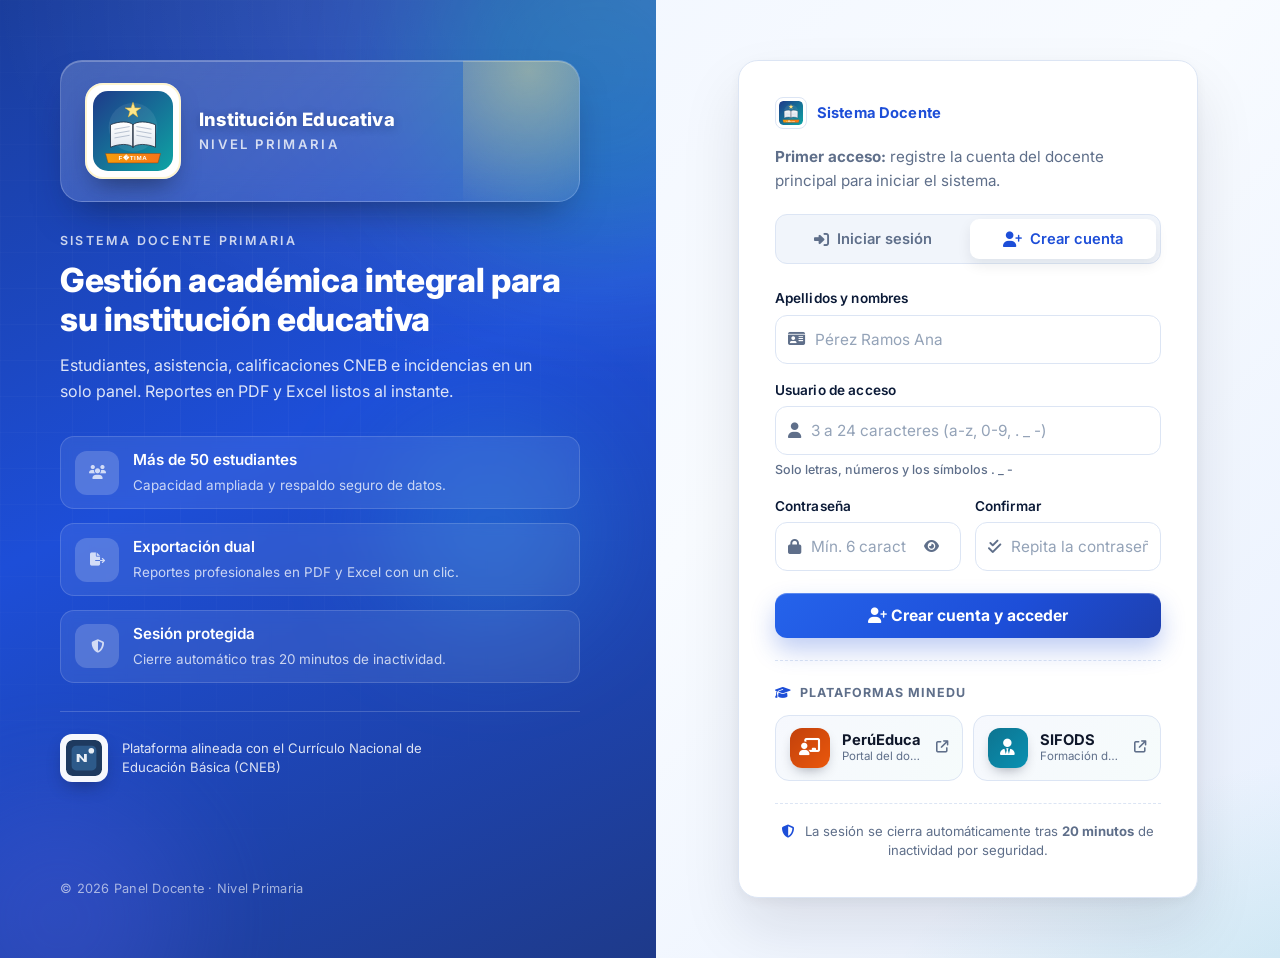
<file: index.html>
<!DOCTYPE html>
<html lang="es-PE">
<head>
  <meta charset="UTF-8" />
  <meta name="viewport" content="width=device-width, initial-scale=1.0" />
  <meta name="description" content="Sistema docente para gestión académica de primaria: estudiantes, asistencia, calificaciones CNEB e incidencias con reportes en PDF y Excel." />
  <meta name="theme-color" content="#1d4ed8" />
  <meta name="color-scheme" content="light" />
  <meta name="apple-mobile-web-app-title" content="Sistema Docente" />
  <meta name="apple-mobile-web-app-capable" content="yes" />
  <meta name="apple-mobile-web-app-status-bar-style" content="default" />
  <title>Acceso al sistema | Sistema Docente Primaria</title>
  <link rel="icon" type="image/svg+xml" href="imagenes/favicon.svg" />
  <link rel="apple-touch-icon" href="imagenes/fatima.svg" />
  <link rel="manifest" href="manifest.json" />
  <link rel="stylesheet" href="https://cdnjs.cloudflare.com/ajax/libs/font-awesome/6.5.2/css/all.min.css" />
  <link rel="preconnect" href="https://fonts.googleapis.com" />
  <link rel="preconnect" href="https://fonts.gstatic.com" crossorigin />
  <link href="https://fonts.googleapis.com/css2?family=Inter:wght@400;500;600;700;800&display=swap" rel="stylesheet" />
  <link rel="stylesheet" href="css/styles.css" />
</head>
<body class="auth-body">
  <main class="auth-shell">
    <aside class="auth-hero" aria-hidden="false">
      <div class="auth-hero-shape auth-hero-shape--a"></div>
      <div class="auth-hero-shape auth-hero-shape--b"></div>
      <div class="auth-hero-shape auth-hero-shape--c"></div>

      <div class="auth-hero-content">
        <figure class="auth-hero-emblem" aria-label="Identidad institucional">
          <span class="auth-hero-emblem-halo" aria-hidden="true"></span>
          <img class="auth-hero-emblem-logo" src="imagenes/fatima.svg" alt="Logo institucional Fátima" onerror="this.closest('.auth-hero-emblem').classList.add('is-fallback')" />
          <figcaption class="auth-hero-emblem-caption">
            <span class="auth-hero-emblem-name">Institución Educativa</span>
            <span class="auth-hero-emblem-sub">Nivel Primaria</span>
          </figcaption>
        </figure>

        <p class="auth-hero-eyebrow">Sistema Docente Primaria</p>
        <h1 class="auth-hero-title">Gestión académica integral para su institución educativa</h1>
        <p class="auth-hero-subtitle">
          Estudiantes, asistencia, calificaciones CNEB e incidencias en un solo panel. Reportes en PDF y Excel listos al instante.
        </p>

        <ul class="auth-hero-features">
          <li>
            <span class="auth-hero-feature-icon"><i class="fa-solid fa-users"></i></span>
            <div>
              <strong>Más de 50 estudiantes</strong>
              <span>Capacidad ampliada y respaldo seguro de datos.</span>
            </div>
          </li>
          <li>
            <span class="auth-hero-feature-icon"><i class="fa-solid fa-file-export"></i></span>
            <div>
              <strong>Exportación dual</strong>
              <span>Reportes profesionales en PDF y Excel con un clic.</span>
            </div>
          </li>
          <li>
            <span class="auth-hero-feature-icon"><i class="fa-solid fa-shield-halved"></i></span>
            <div>
              <strong>Sesión protegida</strong>
              <span>Cierre automático tras 20 minutos de inactividad.</span>
            </div>
          </li>
        </ul>

        <div class="auth-hero-supporters" aria-label="Marcas de apoyo institucional">
          <img class="auth-hero-supporter-logo" src="imagenes/logo-aip.svg" alt="Aula de Innovación Pedagógica" onerror="this.style.display='none'" />
          <span class="auth-hero-supporters-text">Plataforma alineada con el Currículo Nacional de Educación Básica (CNEB)</span>
        </div>
      </div>

      <p class="auth-hero-footer">© <span id="authYear"></span> Panel Docente · Nivel Primaria</p>
    </aside>

    <section class="auth-panel" aria-label="Acceso al sistema">
      <div class="auth-panel-inner">
        <header class="auth-panel-head">
          <div class="auth-panel-brand">
            <img src="imagenes/fatima.svg" alt="Logo institución" onerror="this.style.display='none'" />
            <span>Sistema Docente</span>
          </div>
          <p id="authIntroText" class="auth-panel-intro">
            Acceda con sus credenciales o cree una cuenta para comenzar a gestionar su aula.
          </p>
        </header>

        <div class="auth-tabs" role="tablist" aria-label="Acceso al sistema">
          <button type="button" class="auth-tab is-active" data-auth-tab="login" role="tab" aria-selected="true">
            <i class="fa-solid fa-right-to-bracket"></i><span>Iniciar sesión</span>
          </button>
          <button type="button" class="auth-tab" data-auth-tab="register" role="tab" aria-selected="false">
            <i class="fa-solid fa-user-plus"></i><span>Crear cuenta</span>
          </button>
        </div>

        <form id="loginForm" class="auth-form" data-auth-panel="login" novalidate>
          <div class="auth-field">
            <label for="loginUsername">Usuario</label>
            <div class="auth-input">
              <i class="fa-solid fa-user"></i>
              <input id="loginUsername" name="username" type="text" autocomplete="username" placeholder="Ej. docente01" required />
            </div>
          </div>
          <div class="auth-field">
            <div class="auth-field-head">
              <label for="loginPassword">Contraseña</label>
              <span class="auth-field-hint" id="loginPasswordHint">Mínimo 6 caracteres</span>
            </div>
            <div class="auth-input">
              <i class="fa-solid fa-lock"></i>
              <input id="loginPassword" name="password" type="password" autocomplete="current-password" placeholder="••••••••" required />
              <button type="button" class="auth-input-action" data-password-toggle="loginPassword" aria-label="Mostrar u ocultar la contraseña">
                <i class="fa-solid fa-eye"></i>
              </button>
            </div>
          </div>
          <button type="submit" class="auth-submit">
            <span><i class="fa-solid fa-right-to-bracket"></i> Ingresar al sistema</span>
          </button>
          <p id="loginError" class="auth-alert hidden" role="alert"></p>
        </form>

        <form id="registerForm" class="auth-form hidden" data-auth-panel="register" novalidate>
          <div class="auth-field">
            <label for="registerDisplayName">Apellidos y nombres</label>
            <div class="auth-input">
              <i class="fa-solid fa-id-card"></i>
              <input id="registerDisplayName" name="displayName" type="text" autocomplete="name" placeholder="Pérez Ramos Ana" required />
            </div>
          </div>
          <div class="auth-field">
            <label for="registerUsername">Usuario de acceso</label>
            <div class="auth-input">
              <i class="fa-solid fa-user"></i>
              <input id="registerUsername" name="username" type="text" autocomplete="username" pattern="[a-zA-Z0-9._-]{3,24}" minlength="3" maxlength="24" placeholder="3 a 24 caracteres (a-z, 0-9, . _ -)" required />
            </div>
            <span class="auth-field-hint">Solo letras, números y los símbolos . _ -</span>
          </div>
          <div class="auth-grid-two">
            <div class="auth-field">
              <label for="registerPassword">Contraseña</label>
              <div class="auth-input">
                <i class="fa-solid fa-lock"></i>
                <input id="registerPassword" name="password" type="password" autocomplete="new-password" minlength="6" placeholder="Mín. 6 caracteres" required />
                <button type="button" class="auth-input-action" data-password-toggle="registerPassword" aria-label="Mostrar u ocultar la contraseña">
                  <i class="fa-solid fa-eye"></i>
                </button>
              </div>
            </div>
            <div class="auth-field">
              <label for="registerPasswordConfirm">Confirmar</label>
              <div class="auth-input">
                <i class="fa-solid fa-check-double"></i>
                <input id="registerPasswordConfirm" name="passwordConfirm" type="password" autocomplete="new-password" minlength="6" placeholder="Repita la contraseña" required />
              </div>
            </div>
          </div>
          <button type="submit" class="auth-submit">
            <span><i class="fa-solid fa-user-plus"></i> Crear cuenta y acceder</span>
          </button>
          <p id="registerError" class="auth-alert hidden" role="alert"></p>
        </form>

        <div class="auth-portals" aria-label="Accesos rápidos a portales MINEDU">
          <span class="auth-portals-title"><i class="fa-solid fa-graduation-cap"></i> Plataformas MINEDU</span>
          <div class="auth-portals-grid">
            <a class="auth-portal auth-portal--perueduca" href="https://www.perueduca.pe/" target="_blank" rel="noopener noreferrer">
              <span class="auth-portal-icon"><i class="fa-solid fa-chalkboard-user"></i></span>
              <span class="auth-portal-text">
                <strong>PerúEduca</strong>
                <small>Portal del docente, aula virtual y recursos</small>
              </span>
              <i class="fa-solid fa-arrow-up-right-from-square auth-portal-go"></i>
            </a>
            <a class="auth-portal auth-portal--sifods" href="https://sifods.minedu.gob.pe/" target="_blank" rel="noopener noreferrer">
              <span class="auth-portal-icon"><i class="fa-solid fa-user-tie"></i></span>
              <span class="auth-portal-text">
                <strong>SIFODS</strong>
                <small>Formación docente en servicio</small>
              </span>
              <i class="fa-solid fa-arrow-up-right-from-square auth-portal-go"></i>
            </a>
          </div>
        </div>

        <footer class="auth-panel-foot">
          <p>
            <i class="fa-solid fa-shield-halved"></i>
            La sesión se cierra automáticamente tras <strong>20 minutos</strong> de inactividad por seguridad.
          </p>
        </footer>
      </div>
    </section>
  </main>
  <script>
    document.addEventListener("DOMContentLoaded", () => {
      const yearEl = document.getElementById("authYear");
      if (yearEl) yearEl.textContent = String(new Date().getFullYear());

      // Personaliza el emblema con el nombre y el logo configurados por el usuario.
      try {
        const rawDb = localStorage.getItem("nsfDocenteDB");
        const db = rawDb ? JSON.parse(rawDb) : null;
        const rawLegacy = localStorage.getItem("systemSettings");
        const legacy = rawLegacy ? JSON.parse(rawLegacy) : null;
        const settings = (db && db.systemSettings) || legacy || {};
        const emblemName = document.querySelector(".auth-hero-emblem-name");
        const emblemLogo = document.querySelector(".auth-hero-emblem-logo");
        const heroLogos = document.querySelectorAll(".auth-panel-brand img");
        if (emblemName && settings.institutionName) {
          emblemName.textContent = settings.institutionName;
        }
        if (settings.logoDataUrl) {
          if (emblemLogo) emblemLogo.src = settings.logoDataUrl;
          heroLogos.forEach((img) => {
            img.src = settings.logoDataUrl;
          });
        }
      } catch (error) {
        /* Si la BD no es legible aún, se queda el contenido por defecto. */
      }

      document.querySelectorAll("[data-password-toggle]").forEach((btn) => {
        btn.addEventListener("click", () => {
          const targetId = btn.getAttribute("data-password-toggle");
          if (!targetId) return;
          const input = document.getElementById(targetId);
          if (!(input instanceof HTMLInputElement)) return;
          const willShow = input.type === "password";
          input.type = willShow ? "text" : "password";
          const icon = btn.querySelector("i");
          if (icon) icon.className = willShow ? "fa-solid fa-eye-slash" : "fa-solid fa-eye";
          btn.setAttribute("aria-label", willShow ? "Ocultar contraseña" : "Mostrar contraseña");
        });
      });
    });
  </script>
  <script src="js/script.js"></script>
</body>
</html>
</file>
<file: css/styles.css>
:root {
  --bg: #eef4ff;
  --surface: #ffffff;
  --surface-soft: #f8fbff;
  --surface-elevated: #ffffff;
  --primary: #1d4ed8;
  --primary-dark: #1e40af;
  --primary-light: #3b82f6;
  --accent: #0ea5a4;
  --accent-soft: #ccfbf1;
  --warning: #f59e0b;
  --warning-soft: #fef3c7;
  --success: #16a34a;
  --success-soft: #dcfce7;
  --danger: #dc2626;
  --danger-dark: #b91c1c;
  --danger-soft: #fee2e2;
  --text: #0b1a37;
  --text-soft: #1f2d4a;
  --muted: #5f6f8a;
  --border: #dce5f4;
  --border-strong: #c2d2eb;
  --shadow-sm: 0 2px 6px rgba(13, 35, 75, 0.05);
  --shadow: 0 14px 34px rgba(13, 35, 75, 0.08), 0 2px 6px rgba(13, 35, 75, 0.04);
  --shadow-lg: 0 24px 50px rgba(13, 35, 75, 0.12), 0 4px 10px rgba(13, 35, 75, 0.05);
  --shadow-primary: 0 12px 24px rgba(29, 78, 216, 0.25);
  --shadow-danger: 0 12px 24px rgba(220, 38, 38, 0.18);
  --shadow-accent: 0 12px 24px rgba(14, 165, 164, 0.22);
  --gradient-primary: linear-gradient(135deg, #3b82f6 0%, #1d4ed8 55%, #1e40af 100%);
  --gradient-accent: linear-gradient(135deg, #14b8a6 0%, #0ea5a4 60%, #0f766e 100%);
  --gradient-danger: linear-gradient(135deg, #ef4444 0%, #dc2626 60%, #b91c1c 100%);
  --gradient-surface: linear-gradient(180deg, #ffffff 0%, #fafdff 100%);
  --gradient-app-bg:
    radial-gradient(900px 480px at 0% -10%, rgba(29, 78, 216, 0.10), transparent 60%),
    radial-gradient(720px 420px at 100% 5%, rgba(14, 165, 164, 0.10), transparent 60%),
    linear-gradient(180deg, #eef4ff 0%, #f5f9ff 60%, #ecf2fd 100%);
  --radius-lg: 18px;
  --radius-md: 12px;
  --radius-sm: 8px;
  --ease: cubic-bezier(0.4, 0, 0.2, 1);
}

* {
  box-sizing: border-box;
}

.hidden {
  display: none !important;
}

body {
  margin: 0;
  font-family: "Inter", sans-serif;
  background: var(--gradient-app-bg);
  background-attachment: fixed;
  color: var(--text);
  line-height: 1.5;
  -webkit-font-smoothing: antialiased;
  -moz-osx-font-smoothing: grayscale;
}

::selection {
  background: rgba(29, 78, 216, 0.18);
  color: var(--text);
}

::-webkit-scrollbar {
  width: 10px;
  height: 10px;
}

::-webkit-scrollbar-track {
  background: transparent;
}

::-webkit-scrollbar-thumb {
  background: rgba(15, 23, 42, 0.18);
  border-radius: 999px;
  border: 2px solid transparent;
  background-clip: padding-box;
}

::-webkit-scrollbar-thumb:hover {
  background: rgba(15, 23, 42, 0.28);
  background-clip: padding-box;
}

button {
  font-family: inherit;
}

a {
  color: var(--primary);
  text-decoration: none;
  transition: color 0.2s var(--ease);
}

a:hover {
  color: var(--primary-dark);
}

.btn-primary,
.btn-danger {
  border: 1px solid transparent;
  border-radius: 12px;
  padding: 10px 18px;
  color: #fff;
  font-weight: 600;
  font-size: 0.92rem;
  letter-spacing: 0.01em;
  cursor: pointer;
  display: inline-flex;
  align-items: center;
  justify-content: center;
  gap: 8px;
  transition: transform 0.18s var(--ease), box-shadow 0.25s var(--ease), filter 0.2s var(--ease), background-color 0.2s var(--ease);
  text-decoration: none;
}

.btn-primary i,
.btn-danger i {
  font-size: 0.92rem;
  margin: 0;
}

.btn-primary {
  background: var(--gradient-primary);
  box-shadow: var(--shadow-primary), inset 0 1px 0 rgba(255, 255, 255, 0.22);
}

.btn-primary:hover {
  transform: translateY(-1px);
  filter: brightness(1.05);
  box-shadow: 0 16px 30px rgba(29, 78, 216, 0.34), inset 0 1px 0 rgba(255, 255, 255, 0.28);
}

.btn-primary:active {
  transform: translateY(0);
  filter: brightness(0.98);
}

.btn-primary:focus-visible,
.btn-danger:focus-visible,
.btn-outline:focus-visible,
.btn-edit:focus-visible,
.btn-delete:focus-visible {
  outline: 3px solid rgba(29, 78, 216, 0.35);
  outline-offset: 2px;
}

.btn-danger {
  background: var(--gradient-danger);
  text-decoration: none;
  box-shadow: var(--shadow-danger), inset 0 1px 0 rgba(255, 255, 255, 0.18);
}

.btn-danger:hover {
  transform: translateY(-1px);
  filter: brightness(1.05);
  box-shadow: 0 16px 30px rgba(220, 38, 38, 0.32), inset 0 1px 0 rgba(255, 255, 255, 0.22);
}

.btn-primary:disabled,
.btn-danger:disabled,
.btn-outline:disabled {
  opacity: 0.6;
  cursor: not-allowed;
  transform: none;
  filter: grayscale(0.2);
}

.app {
  min-height: 100vh;
  width: min(1280px, 100%);
  margin: 0 auto;
  padding: 18px;
  display: flex;
  flex-direction: column;
  gap: 14px;
}

/* ============================================================
   AUTH (Login + Registro) — diseño profesional en dos columnas
   ============================================================ */

.auth-body {
  margin: 0;
  min-height: 100vh;
  font-family: "Inter", sans-serif;
  background:
    radial-gradient(1100px 600px at -10% -20%, rgba(29, 78, 216, 0.18), transparent 60%),
    radial-gradient(900px 500px at 110% 110%, rgba(14, 165, 164, 0.18), transparent 60%),
    linear-gradient(135deg, #eef4ff 0%, #f8fbff 55%, #e8f0fe 100%);
  color: var(--text);
}

.auth-shell {
  min-height: 100vh;
  display: grid;
  grid-template-columns: 1.05fr 1fr;
}

.auth-hero {
  position: relative;
  overflow: hidden;
  color: #ffffff;
  padding: clamp(28px, 5vw, 60px);
  display: flex;
  flex-direction: column;
  justify-content: space-between;
  background:
    radial-gradient(1200px 700px at 100% 0%, rgba(255, 255, 255, 0.18), transparent 55%),
    linear-gradient(155deg, #1a3d9c 0%, #1d4ed8 45%, #1e3a8a 100%);
  isolation: isolate;
}

.auth-hero::before {
  content: "";
  position: absolute;
  inset: 0;
  background-image:
    linear-gradient(rgba(255, 255, 255, 0.04) 1px, transparent 1px),
    linear-gradient(90deg, rgba(255, 255, 255, 0.04) 1px, transparent 1px);
  background-size: 36px 36px;
  mask-image: radial-gradient(circle at 30% 40%, rgba(0, 0, 0, 0.85), transparent 75%);
  -webkit-mask-image: radial-gradient(circle at 30% 40%, rgba(0, 0, 0, 0.85), transparent 75%);
  pointer-events: none;
  z-index: 0;
}

.auth-hero-shape {
  position: absolute;
  border-radius: 50%;
  filter: blur(60px);
  opacity: 0.55;
  z-index: 0;
  animation: auth-float 14s ease-in-out infinite;
}

.auth-hero-shape--a {
  width: 360px;
  height: 360px;
  background: rgba(14, 165, 164, 0.55);
  top: -110px;
  right: -120px;
}

.auth-hero-shape--b {
  width: 260px;
  height: 260px;
  background: rgba(99, 102, 241, 0.45);
  bottom: -90px;
  left: -70px;
  animation-delay: -5s;
}

.auth-hero-shape--c {
  width: 200px;
  height: 200px;
  background: rgba(56, 189, 248, 0.45);
  top: 45%;
  left: 60%;
  animation-delay: -9s;
}

@keyframes auth-float {
  0%, 100% { transform: translate3d(0, 0, 0) scale(1); }
  50% { transform: translate3d(0, -18px, 0) scale(1.06); }
}

.auth-hero-content {
  position: relative;
  z-index: 1;
  max-width: 520px;
}

.auth-hero-logo {
  width: 78px;
  height: 78px;
  border-radius: 18px;
  background: rgba(255, 255, 255, 0.96);
  padding: 8px;
  display: grid;
  place-items: center;
  box-shadow: 0 18px 30px rgba(15, 23, 42, 0.25);
  margin-bottom: 28px;
}

.auth-hero-logo img {
  width: 100%;
  height: 100%;
  object-fit: contain;
}

/* ============================================================
   Emblema institucional en el panel de información del login
   ============================================================ */
.auth-hero-emblem {
  position: relative;
  margin: 0 0 30px;
  padding: 22px 24px;
  display: grid;
  grid-template-columns: auto 1fr;
  align-items: center;
  gap: 18px;
  border-radius: 22px;
  background:
    linear-gradient(135deg, rgba(255, 255, 255, 0.18), rgba(255, 255, 255, 0.06));
  border: 1px solid rgba(255, 255, 255, 0.22);
  backdrop-filter: blur(14px);
  -webkit-backdrop-filter: blur(14px);
  box-shadow:
    0 20px 40px -18px rgba(15, 23, 42, 0.55),
    inset 0 1px 0 rgba(255, 255, 255, 0.25);
  overflow: hidden;
  isolation: isolate;
}

.auth-hero-emblem-halo {
  position: absolute;
  inset: -40% -20% auto auto;
  width: 220px;
  height: 220px;
  background: radial-gradient(circle at 30% 30%, rgba(253, 230, 138, 0.4), rgba(255, 255, 255, 0) 70%);
  z-index: -1;
  pointer-events: none;
  animation: heroEmblemHalo 12s ease-in-out infinite alternate;
}

@keyframes heroEmblemHalo {
  from { transform: translate(0, 0) scale(1); opacity: 0.65; }
  to { transform: translate(-10px, 14px) scale(1.08); opacity: 1; }
}

.auth-hero-emblem-logo {
  width: 96px;
  height: 96px;
  border-radius: 18px;
  background: #ffffff;
  padding: 8px;
  object-fit: contain;
  box-shadow:
    0 14px 26px -10px rgba(15, 23, 42, 0.55),
    inset 0 0 0 2px rgba(253, 230, 138, 0.4);
  flex-shrink: 0;
}

.auth-hero-emblem.is-fallback .auth-hero-emblem-logo {
  display: none;
}

.auth-hero-emblem.is-fallback::before {
  content: "\f19d"; /* graduation cap fallback */
  font-family: "Font Awesome 6 Free";
  font-weight: 900;
  font-size: 44px;
  width: 96px;
  height: 96px;
  border-radius: 18px;
  background: #ffffff;
  color: #1d4ed8;
  display: grid;
  place-items: center;
  box-shadow: 0 14px 26px -10px rgba(15, 23, 42, 0.55);
}

.auth-hero-emblem-caption {
  display: flex;
  flex-direction: column;
  gap: 4px;
  min-width: 0;
}

.auth-hero-emblem-name {
  font-size: 1.15rem;
  font-weight: 800;
  color: #ffffff;
  text-shadow: 0 2px 10px rgba(15, 23, 42, 0.3);
  letter-spacing: 0.01em;
  line-height: 1.25;
  word-break: break-word;
}

.auth-hero-emblem-sub {
  font-size: 0.82rem;
  font-weight: 600;
  text-transform: uppercase;
  letter-spacing: 0.18em;
  color: rgba(255, 255, 255, 0.78);
}

/* ============================================================
   Logos de apoyo y referencia (CNEB / AIP)
   ============================================================ */
.auth-hero-supporters {
  margin-top: 28px;
  padding-top: 22px;
  border-top: 1px solid rgba(255, 255, 255, 0.18);
  display: flex;
  align-items: center;
  gap: 14px;
  flex-wrap: wrap;
}

.auth-hero-supporter-logo {
  width: 48px;
  height: 48px;
  border-radius: 12px;
  background: rgba(255, 255, 255, 0.96);
  padding: 6px;
  object-fit: contain;
  box-shadow: 0 8px 18px -6px rgba(15, 23, 42, 0.45);
  flex-shrink: 0;
}

.auth-hero-supporters-text {
  font-size: 0.82rem;
  color: rgba(255, 255, 255, 0.85);
  line-height: 1.45;
  max-width: 320px;
}

@media (max-width: 1024px) {
  .auth-hero-emblem {
    margin-bottom: 24px;
    padding: 18px 20px;
  }
  .auth-hero-emblem-logo {
    width: 80px;
    height: 80px;
  }
  .auth-hero-emblem.is-fallback::before {
    width: 80px;
    height: 80px;
    font-size: 36px;
  }
  .auth-hero-supporters {
    margin-top: 22px;
    padding-top: 18px;
  }
}

@media (max-width: 520px) {
  .auth-hero-emblem {
    grid-template-columns: 1fr;
    text-align: center;
    gap: 14px;
    padding: 18px 16px;
  }
  .auth-hero-emblem-logo,
  .auth-hero-emblem.is-fallback::before {
    margin-inline: auto;
    width: 72px;
    height: 72px;
  }
  .auth-hero-supporters {
    justify-content: center;
    text-align: center;
  }
  .auth-hero-supporters-text {
    max-width: none;
  }
}

.auth-hero-eyebrow {
  margin: 0 0 10px;
  text-transform: uppercase;
  letter-spacing: 0.18em;
  font-size: 0.78rem;
  font-weight: 600;
  color: rgba(255, 255, 255, 0.78);
}

.auth-hero-title {
  margin: 0 0 14px;
  font-size: clamp(1.6rem, 2.6vw, 2.3rem);
  font-weight: 800;
  line-height: 1.18;
  letter-spacing: -0.01em;
  color: #ffffff;
}

.auth-hero-subtitle {
  margin: 0 0 32px;
  color: rgba(255, 255, 255, 0.85);
  font-size: 1rem;
  line-height: 1.6;
  max-width: 480px;
}

.auth-hero-features {
  list-style: none;
  padding: 0;
  margin: 0;
  display: grid;
  gap: 14px;
}

.auth-hero-features li {
  display: grid;
  grid-template-columns: 44px 1fr;
  gap: 14px;
  align-items: center;
  padding: 12px 14px;
  border-radius: 14px;
  background: rgba(255, 255, 255, 0.08);
  border: 1px solid rgba(255, 255, 255, 0.15);
  backdrop-filter: blur(6px);
  -webkit-backdrop-filter: blur(6px);
}

.auth-hero-feature-icon {
  width: 44px;
  height: 44px;
  border-radius: 12px;
  background: rgba(255, 255, 255, 0.18);
  display: grid;
  place-items: center;
  color: #fff;
  font-size: 1.05rem;
}

.auth-hero-features strong {
  display: block;
  font-size: 0.95rem;
  font-weight: 600;
  color: #ffffff;
}

.auth-hero-features span {
  font-size: 0.84rem;
  color: rgba(255, 255, 255, 0.75);
}

.auth-hero-footer {
  position: relative;
  z-index: 1;
  margin: 28px 0 0;
  font-size: 0.8rem;
  color: rgba(255, 255, 255, 0.6);
  letter-spacing: 0.02em;
}

.auth-panel {
  display: flex;
  align-items: center;
  justify-content: center;
  padding: clamp(28px, 5vw, 60px);
}

.auth-panel-inner {
  width: min(460px, 100%);
  background: #ffffff;
  border: 1px solid var(--border);
  border-radius: 20px;
  padding: clamp(24px, 3vw, 36px);
  box-shadow:
    0 30px 60px rgba(15, 23, 42, 0.10),
    0 4px 14px rgba(15, 23, 42, 0.05);
  animation: auth-rise 0.5s ease-out both;
}

@keyframes auth-rise {
  from { opacity: 0; transform: translateY(14px); }
  to   { opacity: 1; transform: translateY(0); }
}

.auth-panel-head {
  margin-bottom: 22px;
}

.auth-panel-brand {
  display: inline-flex;
  align-items: center;
  gap: 10px;
  font-size: 0.92rem;
  font-weight: 700;
  color: var(--primary);
  margin-bottom: 16px;
  letter-spacing: 0.01em;
}

.auth-panel-brand img {
  width: 32px;
  height: 32px;
  object-fit: contain;
  border-radius: 8px;
  background: #fff;
  border: 1px solid var(--border);
  padding: 3px;
}

.auth-panel-intro {
  margin: 0;
  color: var(--muted);
  font-size: 0.95rem;
  line-height: 1.55;
}

.auth-tabs {
  display: grid;
  grid-template-columns: 1fr 1fr;
  gap: 4px;
  margin: 0 0 24px;
  padding: 4px;
  background: #f1f5fb;
  border: 1px solid var(--border);
  border-radius: 12px;
}

.auth-tab {
  border: none;
  background: transparent;
  color: var(--muted);
  font-weight: 600;
  font-size: 0.92rem;
  padding: 11px 12px;
  border-radius: 9px;
  cursor: pointer;
  display: inline-flex;
  align-items: center;
  justify-content: center;
  gap: 8px;
  transition: background-color 0.2s ease, color 0.2s ease, box-shadow 0.2s ease;
}

.auth-tab i {
  font-size: 0.95rem;
}

.auth-tab:hover {
  color: var(--text);
}

.auth-tab.is-active {
  background: #ffffff;
  color: var(--primary);
  box-shadow: 0 6px 14px rgba(15, 23, 42, 0.08);
}

.auth-form {
  display: grid;
  gap: 16px;
}

.auth-grid-two {
  display: grid;
  grid-template-columns: 1fr 1fr;
  gap: 14px;
}

.auth-field {
  display: grid;
  gap: 6px;
}

.auth-field-head {
  display: flex;
  align-items: baseline;
  justify-content: space-between;
  gap: 10px;
}

.auth-field label {
  font-size: 0.85rem;
  font-weight: 600;
  color: var(--text);
}

.auth-field-hint {
  color: var(--muted);
  font-size: 0.78rem;
  font-weight: 500;
}

.auth-input {
  position: relative;
  display: flex;
  align-items: center;
  gap: 10px;
  border: 1px solid var(--border);
  border-radius: 12px;
  padding: 0 12px;
  background: #fff;
  transition: border-color 0.2s ease, box-shadow 0.2s ease, background 0.2s ease;
}

.auth-input:focus-within {
  border-color: var(--primary);
  box-shadow: 0 0 0 4px rgba(29, 78, 216, 0.14);
}

.auth-input > i {
  color: var(--muted);
  font-size: 0.95rem;
}

.auth-input input {
  flex: 1;
  border: none;
  outline: none;
  padding: 12px 0;
  font-size: 0.96rem;
  background: transparent;
  color: var(--text);
}

.auth-input input::placeholder {
  color: #94a3b8;
}

.auth-input input:-webkit-autofill {
  -webkit-text-fill-color: var(--text);
  -webkit-box-shadow: 0 0 0 1000px #fff inset;
  caret-color: var(--text);
}

.auth-input-action {
  border: none;
  background: transparent;
  color: var(--muted);
  width: 32px;
  height: 32px;
  border-radius: 8px;
  cursor: pointer;
  display: grid;
  place-items: center;
  transition: background-color 0.2s ease, color 0.2s ease;
}

.auth-input-action:hover {
  background: #eef4ff;
  color: var(--primary);
}

.auth-submit {
  margin-top: 6px;
  border: none;
  border-radius: 12px;
  padding: 13px 16px;
  color: #fff;
  font-weight: 700;
  font-size: 0.98rem;
  cursor: pointer;
  background: linear-gradient(135deg, #2563eb 0%, #1d4ed8 60%, #1e40af 100%);
  box-shadow:
    0 12px 24px rgba(29, 78, 216, 0.28),
    inset 0 1px 0 rgba(255, 255, 255, 0.25);
  transition: transform 0.15s ease, box-shadow 0.2s ease, filter 0.2s ease;
  display: inline-flex;
  align-items: center;
  justify-content: center;
  gap: 10px;
}

.auth-submit i {
  font-size: 0.95rem;
}

.auth-submit:hover {
  transform: translateY(-1px);
  filter: brightness(1.04);
  box-shadow:
    0 16px 30px rgba(29, 78, 216, 0.36),
    inset 0 1px 0 rgba(255, 255, 255, 0.3);
}

.auth-submit:active {
  transform: translateY(0);
}

.auth-alert {
  margin: 4px 0 0;
  padding: 12px 14px;
  border-radius: 12px;
  background: rgba(220, 38, 38, 0.08);
  border: 1px solid rgba(220, 38, 38, 0.25);
  color: #b91c1c;
  font-size: 0.9rem;
  font-weight: 500;
  display: flex;
  align-items: flex-start;
  gap: 8px;
}

.auth-alert::before {
  content: "\f06a";
  font-family: "Font Awesome 6 Free";
  font-weight: 900;
  flex-shrink: 0;
  margin-top: 1px;
}

.auth-panel-foot {
  margin-top: 22px;
  padding-top: 18px;
  border-top: 1px dashed var(--border);
}

.auth-panel-foot p {
  margin: 0;
  text-align: center;
  color: var(--muted);
  font-size: 0.82rem;
}

.auth-panel-foot i {
  color: var(--primary);
  margin-right: 6px;
}

/* ============================================================
   Auth · Portales MINEDU
   ============================================================ */
.auth-portals {
  margin-top: 22px;
  padding-top: 18px;
  border-top: 1px dashed var(--border, #e2e8f0);
}

.auth-portals-title {
  display: inline-flex;
  align-items: center;
  gap: 8px;
  font-size: 0.78rem;
  font-weight: 700;
  text-transform: uppercase;
  letter-spacing: 0.08em;
  color: var(--muted, #64748b);
  margin-bottom: 12px;
}

.auth-portals-title i {
  color: var(--primary, #1d4ed8);
}

.auth-portals-grid {
  display: grid;
  grid-template-columns: repeat(2, minmax(0, 1fr));
  gap: 10px;
}

.auth-portal {
  display: flex;
  align-items: center;
  gap: 12px;
  padding: 12px 14px;
  border-radius: 14px;
  text-decoration: none;
  background: linear-gradient(135deg, rgba(29, 78, 216, 0.04), rgba(14, 165, 164, 0.04));
  border: 1px solid var(--border, #e2e8f0);
  color: var(--text-dark, #0f172a);
  transition: transform 0.18s ease, box-shadow 0.18s ease, border-color 0.18s ease, background 0.18s ease;
  position: relative;
  overflow: hidden;
}

.auth-portal:hover,
.auth-portal:focus-visible {
  transform: translateY(-2px);
  box-shadow: 0 14px 28px -16px rgba(15, 23, 42, 0.4);
  border-color: var(--primary, #1d4ed8);
  outline: none;
}

.auth-portal-icon {
  width: 40px;
  height: 40px;
  border-radius: 12px;
  display: inline-flex;
  align-items: center;
  justify-content: center;
  color: #fff;
  font-size: 1.05rem;
  flex-shrink: 0;
  box-shadow: 0 6px 14px -6px rgba(15, 23, 42, 0.45);
}

.auth-portal--perueduca .auth-portal-icon {
  background: linear-gradient(135deg, #c2410c, #ea580c);
}

.auth-portal--sifods .auth-portal-icon {
  background: linear-gradient(135deg, #0e7490, #0891b2);
}

.auth-portal--siagie .auth-portal-icon {
  background: linear-gradient(135deg, #5b21b6, #7c3aed);
}

.auth-portal--minedu .auth-portal-icon {
  background: linear-gradient(135deg, #b91c1c, #dc2626);
}

/* Tarjeta de portales en el dashboard */
.portals-card {
  margin-bottom: 18px;
}

.portals-card-intro {
  color: var(--muted, #64748b);
  margin: 4px 0 14px;
  font-size: 0.9rem;
}

.portals-card-grid {
  display: grid;
  grid-template-columns: repeat(auto-fit, minmax(220px, 1fr));
  gap: 10px;
}

.portals-card h4 i {
  color: var(--primary, #1d4ed8);
  margin-right: 8px;
}

.auth-portal-text {
  display: flex;
  flex-direction: column;
  flex: 1;
  min-width: 0;
}

.auth-portal-text strong {
  font-size: 0.92rem;
  font-weight: 700;
  line-height: 1.2;
}

.auth-portal-text small {
  font-size: 0.72rem;
  color: var(--muted, #64748b);
  line-height: 1.25;
  white-space: nowrap;
  overflow: hidden;
  text-overflow: ellipsis;
}

.auth-portal-go {
  color: var(--muted, #94a3b8);
  font-size: 0.78rem;
  transition: color 0.18s ease, transform 0.18s ease;
  flex-shrink: 0;
}

.auth-portal:hover .auth-portal-go,
.auth-portal:focus-visible .auth-portal-go {
  color: var(--primary, #1d4ed8);
  transform: translate(2px, -2px);
}

@media (max-width: 520px) {
  .auth-portals-grid {
    grid-template-columns: 1fr;
  }
  .auth-portal-text small {
    white-space: normal;
  }
}

@media (max-width: 1024px) {
  .auth-shell {
    grid-template-columns: 1fr;
  }
  .auth-hero {
    min-height: auto;
    padding: 36px 28px 28px;
  }
  .auth-hero-content {
    max-width: 720px;
  }
  .auth-hero-features {
    grid-template-columns: repeat(auto-fit, minmax(220px, 1fr));
  }
  .auth-hero-footer {
    display: none;
  }
}

@media (max-width: 640px) {
  .auth-panel {
    padding: 20px 14px 32px;
  }
  .auth-panel-inner {
    padding: 22px 18px 26px;
    border-radius: 16px;
  }
  .auth-grid-two {
    grid-template-columns: 1fr;
  }
  .auth-hero-features li {
    grid-template-columns: 40px 1fr;
  }
  .auth-tab span {
    display: none;
  }
  /* Cuando se oculta el texto del tab, agrandamos el icono para mantenerlo claro */
  .auth-tab i {
    font-size: 1.2rem;
  }
  .auth-tab {
    min-height: 48px;
  }
}

.topbar-user-badge {
  display: inline-flex;
  align-items: center;
  gap: 10px;
  padding: 6px 14px 6px 6px;
  border-radius: 999px;
  background: linear-gradient(135deg, #ffffff 0%, #f1f6ff 100%);
  border: 1px solid var(--border);
  color: var(--text);
  line-height: 1.15;
  box-shadow: var(--shadow-sm);
}

.topbar-user-badge i {
  display: grid;
  place-items: center;
  width: 34px;
  height: 34px;
  border-radius: 50%;
  background: var(--gradient-primary);
  color: #fff;
  font-size: 0.9rem;
  box-shadow: 0 6px 14px rgba(29, 78, 216, 0.28);
  flex-shrink: 0;
}

.topbar-user-text {
  display: inline-flex;
  flex-direction: column;
  line-height: 1.15;
  min-width: 0;
}

.topbar-user-text strong {
  color: var(--text);
  font-size: 0.88rem;
  font-weight: 700;
  white-space: nowrap;
  overflow: hidden;
  text-overflow: ellipsis;
  max-width: 180px;
}

.topbar-user-text small {
  color: var(--muted);
  font-size: 0.72rem;
  font-weight: 600;
  text-transform: uppercase;
  letter-spacing: 0.05em;
  white-space: nowrap;
}

/* === INDICADOR DE AUTOGUARDADO === */
.topbar-autosave {
  display: inline-flex;
  align-items: center;
  gap: 8px;
  padding: 6px 12px;
  border-radius: 999px;
  background: rgba(34, 197, 94, 0.10);
  border: 1px solid rgba(34, 197, 94, 0.35);
  color: var(--success, #16a34a);
  font-size: 0.78rem;
  font-weight: 600;
  letter-spacing: 0.01em;
  white-space: nowrap;
  transition: background 0.25s ease, transform 0.25s ease, box-shadow 0.25s ease;
}

.topbar-autosave i {
  font-size: 0.95rem;
  line-height: 1;
}

.topbar-autosave.is-flash {
  background: rgba(34, 197, 94, 0.22);
  box-shadow: 0 0 0 4px rgba(34, 197, 94, 0.12);
  transform: scale(1.03);
}

.topbar-autosave.is-error {
  background: rgba(220, 38, 38, 0.10);
  border-color: rgba(220, 38, 38, 0.4);
  color: var(--danger, #dc2626);
}

@media (max-width: 640px) {
  .topbar-autosave .topbar-autosave-text {
    display: none;
  }
  .topbar-autosave {
    padding: 6px 8px;
    width: 32px;
    height: 32px;
    justify-content: center;
  }
}

@media (prefers-reduced-motion: reduce) {
  .topbar-autosave {
    transition: none;
  }
  .topbar-autosave.is-flash {
    transform: none;
  }
}

/* === BOTONES ADAPTABLES (icono + etiqueta) === */
.btn-label {
  display: inline-block;
  white-space: nowrap;
}

/* Botones de la topbar (Configuración / Salir) siempre como icono compacto profesional */
.topbar-actions [data-icon-only-mobile] {
  position: relative;
  flex: 0 0 auto;
  padding: 0;
  width: 40px;
  height: 40px;
  border-radius: 50%;
  justify-content: center;
  align-items: center;
  display: inline-flex;
}

.topbar-actions [data-icon-only-mobile].btn-primary {
  box-shadow: 0 8px 18px rgba(29, 78, 216, 0.25),
              inset 0 1px 0 rgba(255, 255, 255, 0.2);
}

.topbar-actions [data-icon-only-mobile].btn-danger {
  box-shadow: 0 8px 18px rgba(220, 38, 38, 0.22),
              inset 0 1px 0 rgba(255, 255, 255, 0.18);
}

.topbar-actions [data-icon-only-mobile]:hover {
  transform: translateY(-1px);
  filter: brightness(1.05);
}

.topbar-actions [data-icon-only-mobile] .btn-label {
  position: absolute;
  width: 1px;
  height: 1px;
  padding: 0;
  margin: -1px;
  overflow: hidden;
  clip: rect(0, 0, 0, 0);
  white-space: nowrap;
  border: 0;
}

.topbar-actions [data-icon-only-mobile] i {
  margin: 0;
  font-size: 0.98rem;
  line-height: 1;
}

/* Tooltip uniforme para los botones-icono */
.topbar-actions [data-icon-only-mobile]::after {
  content: attr(title);
  position: absolute;
  top: calc(100% + 10px);
  right: 50%;
  transform: translate(50%, 4px);
  background: #0f172a;
  color: #fff;
  padding: 6px 10px;
  border-radius: 8px;
  font-size: 0.74rem;
  font-weight: 500;
  white-space: nowrap;
  pointer-events: none;
  z-index: 10;
  box-shadow: 0 8px 18px rgba(15, 23, 42, 0.22);
  opacity: 0;
  visibility: hidden;
  transition: opacity 0.18s var(--ease), transform 0.18s var(--ease), visibility 0.18s var(--ease);
}

.topbar-actions [data-icon-only-mobile]::before {
  content: "";
  position: absolute;
  top: calc(100% + 4px);
  right: 50%;
  transform: translate(50%, 4px) rotate(45deg);
  width: 8px;
  height: 8px;
  background: #0f172a;
  pointer-events: none;
  z-index: 10;
  opacity: 0;
  visibility: hidden;
  transition: opacity 0.18s var(--ease), transform 0.18s var(--ease), visibility 0.18s var(--ease);
}

.topbar-actions [data-icon-only-mobile]:hover::after,
.topbar-actions [data-icon-only-mobile]:focus-visible::after {
  opacity: 1;
  visibility: visible;
  transform: translate(50%, 0);
}

.topbar-actions [data-icon-only-mobile]:hover::before,
.topbar-actions [data-icon-only-mobile]:focus-visible::before {
  opacity: 1;
  visibility: visible;
  transform: translate(50%, 0) rotate(45deg);
}

/* === TOASTS === */
.toast-stack {
  position: fixed;
  top: 16px;
  right: 16px;
  display: flex;
  flex-direction: column;
  gap: 10px;
  z-index: 2000;
  pointer-events: none;
  max-width: min(420px, calc(100vw - 32px));
}

.toast {
  pointer-events: auto;
  display: grid;
  grid-template-columns: 36px 1fr auto;
  align-items: center;
  gap: 12px;
  padding: 12px 14px;
  border-radius: 14px;
  background: #ffffff;
  border: 1px solid var(--border);
  border-left: 4px solid var(--primary);
  box-shadow: var(--shadow-lg);
  transform: translateX(120%);
  opacity: 0;
  transition: transform 0.32s var(--ease), opacity 0.24s var(--ease);
  min-width: 280px;
}

.toast.is-visible {
  transform: translateX(0);
  opacity: 1;
}

.toast.is-leaving {
  transform: translateX(120%);
  opacity: 0;
}

.toast-icon {
  display: grid;
  place-items: center;
  width: 36px;
  height: 36px;
  border-radius: 12px;
  background: rgba(29, 78, 216, 0.1);
  color: var(--primary);
  font-size: 1.05rem;
}

.toast-message {
  margin: 0;
  font-size: 0.92rem;
  color: var(--text);
  line-height: 1.4;
}

.toast-close {
  border: none;
  background: transparent;
  color: var(--muted);
  cursor: pointer;
  border-radius: 8px;
  width: 32px;
  height: 32px;
  display: grid;
  place-items: center;
  transition: background-color 0.2s var(--ease), color 0.2s var(--ease);
}

.toast-close:hover {
  background: #f1f5f9;
  color: var(--text);
}

.toast--success {
  border-left-color: var(--success);
}
.toast--success .toast-icon {
  background: var(--success-soft);
  color: var(--success);
}

.toast--error {
  border-left-color: var(--danger);
}
.toast--error .toast-icon {
  background: var(--danger-soft);
  color: var(--danger);
}

.toast--warning {
  border-left-color: var(--warning);
}
.toast--warning .toast-icon {
  background: var(--warning-soft);
  color: var(--warning);
}

.toast--info {
  border-left-color: var(--primary);
}

/* === Indicador offline === */
body.is-offline::after {
  content: "Sin conexión · modo local";
  position: fixed;
  bottom: 14px;
  left: 14px;
  z-index: 2000;
  padding: 6px 12px;
  background: var(--gradient-danger);
  color: #fff;
  font-size: 0.78rem;
  font-weight: 600;
  border-radius: 999px;
  box-shadow: var(--shadow);
  letter-spacing: 0.02em;
  pointer-events: none;
}

.dot-sep {
  display: inline-block;
  color: var(--muted);
  opacity: 0.7;
  margin: 0 4px;
}

.inactivity-banner {
  position: fixed;
  inset: auto 0 0 0;
  display: flex;
  justify-content: center;
  padding: 14px;
  z-index: 1000;
  pointer-events: none;
}

.inactivity-banner-card {
  pointer-events: auto;
  display: grid;
  grid-template-columns: auto 1fr auto;
  align-items: center;
  gap: 14px;
  width: min(680px, 100%);
  background: #fff;
  border: 1px solid var(--border);
  border-left: 6px solid var(--danger);
  border-radius: 14px;
  padding: 14px 18px;
  box-shadow: 0 22px 40px rgba(15, 23, 42, 0.18);
}

.inactivity-banner-icon {
  font-size: 1.6rem;
  color: var(--danger);
}

.inactivity-banner-body h4 {
  margin: 0 0 4px;
  font-size: 1rem;
  color: var(--text);
}

.inactivity-banner-body p {
  margin: 0;
  color: var(--muted);
  font-size: 0.92rem;
}

.inactivity-banner-actions {
  display: flex;
  gap: 8px;
  flex-wrap: wrap;
}

@media (max-width: 640px) {
  .inactivity-banner-card {
    grid-template-columns: 1fr;
    text-align: center;
  }
  .inactivity-banner-actions {
    justify-content: center;
  }
}

.topbar {
  position: relative;
  display: flex;
  justify-content: space-between;
  align-items: center;
  gap: 18px;
  background: var(--surface);
  border: 1px solid var(--border);
  border-radius: var(--radius-lg);
  padding: 18px 24px;
  box-shadow: var(--shadow);
  overflow: hidden;
}

.topbar::before {
  content: "";
  position: absolute;
  inset: 0 0 auto 0;
  height: 4px;
  background: var(--gradient-primary);
  opacity: 0.9;
}

.topbar-actions {
  display: flex;
  gap: 10px;
  align-items: center;
  flex-wrap: wrap;
}

.topbar h2 {
  margin: 0;
  font-size: clamp(1.2rem, 2.2vw, 1.55rem);
  font-weight: 700;
  letter-spacing: -0.01em;
  color: var(--text);
}

.topbar p {
  margin: 4px 0 0;
  color: var(--muted);
  font-size: 0.95rem;
}

#topbarInstitutionLogo {
  width: 56px;
  height: 56px;
  object-fit: contain;
  border: 1px solid var(--border);
  border-radius: 12px;
  background: linear-gradient(180deg, #ffffff, #f3f8ff);
  padding: 5px;
  margin-bottom: 8px;
  box-shadow: var(--shadow-sm);
}

.search-input {
  border: 1px solid var(--border);
  border-radius: 12px;
  padding: 10px 14px;
  font-size: 0.95rem;
  background: #fff;
  min-width: 240px;
  color: var(--text);
  transition: border-color 0.2s var(--ease), box-shadow 0.2s var(--ease);
  box-shadow: var(--shadow-sm);
}

.search-input::placeholder {
  color: #94a3b8;
}

.search-input:focus {
  outline: none;
  border-color: var(--primary);
  box-shadow: 0 0 0 4px rgba(29, 78, 216, 0.15);
}

.results-counter {
  margin: 6px 0 14px;
  color: var(--muted);
  font-size: 0.9rem;
  font-weight: 500;
  display: inline-flex;
  align-items: center;
  gap: 8px;
}

.results-counter::before {
  content: "";
  display: inline-block;
  width: 6px;
  height: 6px;
  border-radius: 50%;
  background: var(--accent);
  box-shadow: 0 0 0 4px rgba(14, 165, 164, 0.18);
}

.empty-row {
  text-align: center;
  color: var(--muted);
  padding: 22px 8px;
  font-style: italic;
}

.btn-primary i.fa-file-excel {
  color: #d6f5d6;
}

.menu-horizontal {
  position: relative;
  display: flex;
  flex-wrap: nowrap;
  gap: 6px;
  margin: 0;
  padding: 8px;
  background: var(--surface);
  border: 1px solid var(--border);
  border-radius: var(--radius-lg);
  box-shadow: var(--shadow);
  overflow-x: auto;
  scrollbar-width: thin;
  scroll-behavior: smooth;
  scroll-snap-type: x proximity;
  -webkit-overflow-scrolling: touch;
}

.menu-horizontal::-webkit-scrollbar {
  height: 6px;
}

.menu-horizontal::-webkit-scrollbar-thumb {
  background: rgba(15, 23, 42, 0.18);
  border-radius: 999px;
}

.menu-horizontal .menu-item {
  scroll-snap-align: start;
}

.menu-item {
  position: relative;
  border: 1px solid transparent;
  background: transparent;
  color: var(--text-soft);
  border-radius: 10px;
  padding: 10px 16px;
  font-weight: 600;
  font-size: 0.92rem;
  text-decoration: none;
  display: inline-flex;
  align-items: center;
  gap: 8px;
  white-space: nowrap;
  transition: color 0.2s var(--ease), background-color 0.2s var(--ease),
              border-color 0.2s var(--ease), box-shadow 0.2s var(--ease),
              transform 0.15s var(--ease);
}

.menu-item i {
  margin: 0;
  font-size: 0.95rem;
  opacity: 0.85;
}

.menu-item:hover {
  background: #f1f6ff;
  border-color: #d8e4f8;
  color: var(--primary-dark);
}

.menu-item.active {
  background: var(--gradient-primary);
  color: #fff;
  border-color: transparent;
  box-shadow: 0 10px 22px rgba(29, 78, 216, 0.28),
              inset 0 1px 0 rgba(255, 255, 255, 0.22);
}

.menu-item.active i {
  opacity: 1;
}

.menu-item:focus-visible {
  outline: 3px solid rgba(29, 78, 216, 0.3);
  outline-offset: 2px;
}

.content {
  background: var(--surface);
  border: 1px solid var(--border);
  border-radius: var(--radius-lg);
  box-shadow: var(--shadow);
  padding: clamp(16px, 3vw, 26px);
}

h3 {
  margin-top: 0;
  margin-bottom: 14px;
  font-size: clamp(1.05rem, 2.4vw, 1.35rem);
  font-weight: 700;
  letter-spacing: -0.01em;
  color: #10264d;
  display: flex;
  align-items: center;
  gap: 10px;
}

h3::before {
  content: "";
  width: 4px;
  height: 1.2em;
  border-radius: 999px;
  background: var(--gradient-primary);
  flex-shrink: 0;
}

.grid-cards {
  display: grid;
  grid-template-columns: repeat(auto-fit, minmax(220px, 1fr));
  gap: 16px;
  margin-bottom: 16px;
}

.card,
.table-card,
.form-card {
  position: relative;
  border: 1px solid var(--border);
  border-radius: var(--radius-md);
  padding: clamp(14px, 2.6vw, 20px);
  background: var(--gradient-surface);
  box-shadow: var(--shadow-sm);
  transition: box-shadow 0.25s var(--ease), transform 0.25s var(--ease),
              border-color 0.25s var(--ease);
}

.card:hover,
.form-card:hover {
  box-shadow: var(--shadow);
  border-color: var(--border-strong);
}

.grid-cards .card {
  cursor: default;
}

.grid-cards .card::before {
  content: "";
  position: absolute;
  top: 0;
  left: 16px;
  right: 16px;
  height: 3px;
  border-radius: 0 0 6px 6px;
  background: var(--gradient-primary);
  opacity: 0.85;
}

.grid-cards .card:nth-child(4n + 2)::before {
  background: var(--gradient-accent);
}

.grid-cards .card:nth-child(4n + 3)::before {
  background: linear-gradient(135deg, #f59e0b 0%, #d97706 100%);
}

.grid-cards .card:nth-child(4n)::before {
  background: linear-gradient(135deg, #8b5cf6 0%, #6d28d9 100%);
}

.card h3,
.form-card h3,
.table-card h3 {
  font-size: clamp(0.98rem, 1.8vw, 1.08rem);
  margin-bottom: 8px;
}

.card p,
.form-card p {
  margin: 0;
  color: var(--muted);
}

.form-card h4 {
  margin: 0 0 6px;
  font-size: 1rem;
  font-weight: 700;
  color: var(--text);
  display: flex;
  align-items: center;
  gap: 8px;
}

.form-card h4::before {
  content: "";
  width: 4px;
  height: 16px;
  border-radius: 999px;
  background: var(--gradient-accent);
}

.form-card > p:first-of-type,
.form-card > h4 + p {
  margin-bottom: 12px;
  font-size: 0.92rem;
}

.form-card > .topbar-actions {
  margin: 14px 0 8px;
}

.form-card + .form-card {
  margin-top: 14px;
}

.metric {
  margin: 12px 0 2px;
  font-size: clamp(1.6rem, 3vw, 2rem);
  font-weight: 800;
  letter-spacing: -0.02em;
  color: var(--primary-dark);
  background: var(--gradient-primary);
  -webkit-background-clip: text;
  background-clip: text;
  -webkit-text-fill-color: transparent;
}

.grid-cards .card:nth-child(4n + 2) .metric {
  background: var(--gradient-accent);
  -webkit-background-clip: text;
  background-clip: text;
}

.grid-cards .card:nth-child(4n + 3) .metric {
  background: linear-gradient(135deg, #f59e0b 0%, #d97706 100%);
  -webkit-background-clip: text;
  background-clip: text;
}

.grid-cards .card:nth-child(4n) .metric {
  background: linear-gradient(135deg, #8b5cf6 0%, #6d28d9 100%);
  -webkit-background-clip: text;
  background-clip: text;
}

.grid-cards .card h4,
.dashboard-grid .card h4 {
  margin: 0 0 6px;
  font-size: 0.78rem;
  font-weight: 700;
  text-transform: uppercase;
  letter-spacing: 0.08em;
  color: var(--muted);
}

.grid-cards .card > span {
  display: inline-block;
  margin-top: 4px;
  color: var(--muted);
  font-size: 0.84rem;
}

.dashboard-grid .card h4 {
  font-size: 0.92rem;
  letter-spacing: 0.04em;
  text-transform: none;
  color: var(--text);
}

.dashboard-grid .card h4::before {
  content: "";
  display: inline-block;
  width: 4px;
  height: 14px;
  border-radius: 999px;
  background: var(--gradient-primary);
  vertical-align: middle;
  margin-right: 8px;
  margin-top: -2px;
}

.dashboard-grid {
  display: grid;
  grid-template-columns: repeat(auto-fit, minmax(280px, 1fr));
  gap: 16px;
}

.donut-wrap {
  display: flex;
  align-items: center;
  gap: 22px;
  flex-wrap: wrap;
  margin-top: 8px;
}

.donut-chart {
  --size: 150px;
  width: var(--size);
  height: var(--size);
  border-radius: 50%;
  display: grid;
  place-items: center;
  background: conic-gradient(var(--primary) 0%, #e5ecf8 0);
  position: relative;
  box-shadow:
    inset 0 0 0 1px #dce8fb,
    0 14px 30px rgba(23, 59, 122, 0.16),
    0 4px 10px rgba(23, 59, 122, 0.08);
}

.donut-chart::after {
  content: "";
  position: absolute;
  width: 96px;
  height: 96px;
  border-radius: 50%;
  background: radial-gradient(circle at 50% 30%, #ffffff 0%, #f7faff 100%);
  box-shadow: inset 0 0 0 1px #e3ebfa;
}

.donut-chart span {
  position: relative;
  z-index: 1;
  font-weight: 800;
  font-size: 1.2rem;
  color: #173b7a;
  letter-spacing: -0.01em;
}

.donut-legend p {
  margin: 6px 0;
  color: var(--muted);
  font-size: 0.92rem;
  display: flex;
  align-items: center;
  gap: 8px;
}

.donut-legend p::before {
  content: "";
  display: inline-block;
  width: 10px;
  height: 10px;
  border-radius: 3px;
  background: var(--gradient-primary);
}

.donut-legend p:nth-child(2)::before { background: #e5ecf8; }
.donut-legend p:nth-child(3)::before { background: var(--gradient-accent); }
.donut-legend p:nth-child(4)::before { background: linear-gradient(135deg, #f59e0b, #d97706); }

.attendance-context {
  margin: 4px 0 12px;
  color: #4a5f84;
  font-size: 0.93rem;
}

.attendance-filters {
  display: grid;
  grid-template-columns: 1fr 110px;
  gap: 10px;
  margin-bottom: 8px;
}

.attendance-link {
  margin-top: 14px;
  display: inline-flex;
  align-items: center;
  gap: 8px;
  font-weight: 600;
  color: var(--primary);
}

.attendance-link:hover {
  color: var(--primary-dark);
}

.bars {
  display: grid;
  gap: 14px;
  margin-top: 6px;
}

.bar-row {
  display: grid;
  gap: 7px;
}

.bar-head {
  display: flex;
  justify-content: space-between;
  gap: 10px;
  font-size: 0.92rem;
  font-weight: 600;
  color: var(--text-soft);
}

.bar-head span:last-child {
  color: var(--primary-dark);
}

.bar-track {
  background: #e9f0fb;
  border-radius: 999px;
  overflow: hidden;
  height: 12px;
  box-shadow: inset 0 1px 2px rgba(15, 23, 42, 0.06);
}

.bar-fill {
  height: 100%;
  border-radius: 999px;
  background: linear-gradient(90deg, var(--accent), var(--primary));
  box-shadow: 0 0 12px rgba(29, 78, 216, 0.35);
  transition: width 0.6s var(--ease);
}

label {
  font-size: 0.88rem;
  font-weight: 600;
  color: #274268;
  letter-spacing: 0.01em;
}

input,
select,
textarea {
  width: 100%;
  padding: 11px 14px;
  border: 1px solid var(--border);
  border-radius: 11px;
  font: inherit;
  font-size: 0.95rem;
  background: #fff;
  color: var(--text);
  transition: border-color 0.2s var(--ease), box-shadow 0.2s var(--ease),
              background-color 0.2s var(--ease);
}

input::placeholder,
textarea::placeholder {
  color: #94a3b8;
}

input:hover,
select:hover,
textarea:hover {
  border-color: var(--border-strong);
}

input:focus,
select:focus,
textarea:focus {
  outline: none;
  border-color: var(--primary);
  box-shadow: 0 0 0 4px rgba(29, 78, 216, 0.16);
  background: #fdfeff;
}

input:disabled,
select:disabled,
textarea:disabled {
  background: #f4f6fb;
  color: var(--muted);
  cursor: not-allowed;
}

select {
  appearance: none;
  -webkit-appearance: none;
  background-image: url("data:image/svg+xml;utf8,<svg xmlns='http://www.w3.org/2000/svg' viewBox='0 0 20 20' fill='%23475569'><path fill-rule='evenodd' d='M5.23 7.21a.75.75 0 011.06.02L10 11.06l3.71-3.83a.75.75 0 111.08 1.04l-4.25 4.39a.75.75 0 01-1.08 0L5.21 8.27a.75.75 0 01.02-1.06z' clip-rule='evenodd'/></svg>");
  background-repeat: no-repeat;
  background-position: right 12px center;
  background-size: 18px 18px;
  padding-right: 38px;
}

input[type="checkbox"],
input[type="radio"] {
  width: auto;
  accent-color: var(--primary);
}

.form-group {
  display: grid;
  gap: 6px;
}

.incident-form {
  display: grid;
  gap: 14px;
}

table {
  width: 100%;
  border-collapse: separate;
  border-spacing: 0;
}

.table-card {
  overflow-x: auto;
  padding: 4px;
}

.table-card h3 {
  padding: 12px 12px 4px;
}

th,
td {
  border-bottom: 1px solid var(--border);
  text-align: left;
  padding: 12px 12px;
  font-size: 0.93rem;
  white-space: nowrap;
}

td {
  color: var(--text-soft);
}

th {
  color: #1e3a5f;
  font-weight: 700;
  font-size: 0.78rem;
  letter-spacing: 0.06em;
  text-transform: uppercase;
  background: linear-gradient(180deg, #f1f6ff 0%, #e9f0fc 100%);
  border-bottom: 1px solid var(--border-strong);
  position: sticky;
  top: 0;
  z-index: 1;
}

th:first-child {
  border-top-left-radius: 10px;
}

th:last-child {
  border-top-right-radius: 10px;
}

tbody tr {
  transition: background-color 0.15s var(--ease);
}

tbody tr:nth-child(even) {
  background: rgba(241, 246, 255, 0.45);
}

tbody tr:hover {
  background: rgba(29, 78, 216, 0.06);
}

tbody tr:last-child td {
  border-bottom: none;
}

.attendance-day-header {
  text-align: center;
  min-width: 44px;
  font-size: 0.82rem;
  line-height: 1.2;
}

.attendance-week-cell {
  transition: background-color 0.2s ease;
}

.attendance-week-tone-1 {
  background: #f8fbff !important;
}

.attendance-week-tone-2 {
  background: #f2f9ff !important;
}

.attendance-week-tone-3 {
  background: #f7f7ff !important;
}

.attendance-week-tone-4 {
  background: #f4fcf9 !important;
}

.attendance-week-tone-5 {
  background: #fff9f2 !important;
}

.attendance-week-tone-6 {
  background: #fff4f8 !important;
}

.attendance-status {
  min-width: 56px;
  text-align: center;
  font-weight: 700;
  border-radius: 8px;
  border: 1px solid transparent;
  font-size: 0.85rem;
  letter-spacing: 0.04em;
  padding: 6px 8px;
  transition: filter 0.15s var(--ease), transform 0.15s var(--ease);
}

.attendance-status:hover {
  filter: brightness(1.03);
  transform: translateY(-1px);
}

.weekend-day {
  background: #fee2e2 !important;
  color: #991b1b;
  font-weight: 700;
}

.attendance-status.status-present {
  background: linear-gradient(135deg, #dcfce7, #bbf7d0);
  border-color: #22c55e;
  color: #166534;
}

.attendance-status.status-absent {
  background: linear-gradient(135deg, #fee2e2, #fecaca);
  border-color: #ef4444;
  color: #991b1b;
}

.attendance-status.status-late {
  background: linear-gradient(135deg, #fef9c3, #fde68a);
  border-color: #eab308;
  color: #854d0e;
}

.attendance-status.status-justified {
  background: linear-gradient(135deg, #dbeafe, #bfdbfe);
  border-color: #3b82f6;
  color: #1e3a8a;
}

.inline-form {
  display: grid;
  grid-template-columns: 2fr 1fr auto;
  gap: 10px;
  align-items: end;
}

.section-toolbar {
  display: flex;
  justify-content: space-between;
  align-items: center;
  gap: 14px;
  margin-bottom: 16px;
  padding-bottom: 14px;
  border-bottom: 1px dashed var(--border);
  flex-wrap: wrap;
}

.section-toolbar h3 {
  margin: 0;
}

.section-toolbar p {
  margin: 0;
  color: var(--muted);
}

.section-toolbar .topbar-actions,
.section-toolbar > div:last-child {
  display: flex;
  gap: 10px;
  align-items: center;
  flex-wrap: wrap;
}

.student-form-grid {
  display: grid;
  gap: 12px;
  grid-template-columns: repeat(auto-fit, minmax(190px, 1fr));
  align-items: end;
}

.student-form-grid .btn-primary {
  width: 100%;
}

.table-actions {
  display: flex;
  gap: 6px;
}

.btn-edit,
.btn-delete {
  border: 1px solid transparent;
  border-radius: 8px;
  padding: 7px 12px;
  color: #fff;
  cursor: pointer;
  font-size: 0.82rem;
  font-weight: 600;
  display: inline-flex;
  align-items: center;
  gap: 6px;
  transition: transform 0.15s var(--ease), box-shadow 0.2s var(--ease),
              filter 0.2s var(--ease);
}

.btn-edit i,
.btn-delete i {
  margin: 0;
  font-size: 0.78rem;
}

.btn-edit {
  background: var(--gradient-accent);
  box-shadow: var(--shadow-accent);
}

.btn-edit:hover {
  transform: translateY(-1px);
  filter: brightness(1.05);
}

.btn-delete {
  background: var(--gradient-danger);
  box-shadow: var(--shadow-danger);
}

.btn-delete:hover {
  transform: translateY(-1px);
  filter: brightness(1.05);
}

.system-footer {
  margin-top: 8px;
  background: var(--surface);
  border: 1px solid var(--border);
  border-radius: var(--radius-lg);
  box-shadow: var(--shadow-sm);
  padding: 14px 20px;
  text-align: center;
  position: relative;
  overflow: hidden;
}

.system-footer::before {
  content: "";
  position: absolute;
  inset: auto 0 0 0;
  height: 3px;
  background: var(--gradient-primary);
  opacity: 0.7;
}

.system-footer p {
  margin: 4px 0;
  color: var(--muted);
  font-size: 0.88rem;
}

.system-footer p:first-child {
  color: var(--text-soft);
  font-weight: 600;
}

#institutionLogoPreview {
  max-width: 220px;
  max-height: 120px;
  object-fit: contain;
  border: 1px solid var(--border);
  border-radius: 12px;
  background: linear-gradient(180deg, #ffffff, #f7faff);
  padding: 10px;
  box-shadow: var(--shadow-sm);
}

#academicYearStatusText,
#seedDataStatusText {
  margin: 10px 0 0;
  color: var(--muted);
  font-weight: 600;
}

.system-context-panel {
  position: relative;
  border: 1px solid var(--border);
  border-radius: 12px;
  background: linear-gradient(135deg, #f1f6ff 0%, #ecf3ff 100%);
  padding: 14px 16px 14px 18px;
  margin-bottom: 16px;
  box-shadow: var(--shadow-sm);
  overflow: hidden;
}

.system-context-panel::before {
  content: "";
  position: absolute;
  inset: 0 auto 0 0;
  width: 4px;
  background: var(--gradient-primary);
}

.system-context-panel p {
  margin: 4px 0;
  color: #28466d;
  font-size: 0.92rem;
  font-weight: 500;
}

.system-context-panel p strong {
  color: var(--primary-dark);
}

.btn-outline {
  border: 1px solid var(--border-strong);
  border-radius: 12px;
  padding: 10px 18px;
  font-weight: 600;
  font-size: 0.92rem;
  cursor: pointer;
  background: #fff;
  color: var(--primary-dark);
  display: inline-flex;
  align-items: center;
  justify-content: center;
  gap: 8px;
  transition: background-color 0.2s var(--ease), border-color 0.2s var(--ease),
              transform 0.15s var(--ease), box-shadow 0.2s var(--ease),
              color 0.2s var(--ease);
  box-shadow: var(--shadow-sm);
}

.btn-outline:hover {
  background: #eef4ff;
  border-color: var(--primary);
  transform: translateY(-1px);
  color: var(--primary);
  box-shadow: 0 8px 18px rgba(29, 78, 216, 0.12);
}

.btn-outline i {
  margin: 0;
}

.grades-bimester-bar {
  margin-bottom: 12px;
}

.grades-bimester-controls {
  display: flex;
  flex-wrap: wrap;
  align-items: flex-end;
  gap: 14px 20px;
}

.grades-bimester-select {
  min-width: 200px;
  margin: 0;
}

.grades-bimester-select select {
  width: 100%;
  padding: 10px 12px;
  border-radius: 10px;
  border: 1px solid var(--border);
  font-family: inherit;
  font-size: 0.95rem;
  background: #fff;
}

.grades-bimester-status {
  margin: 0;
  flex: 1;
  min-width: 200px;
  font-weight: 600;
  color: var(--primary-dark);
}

.grades-bimester-actions {
  display: flex;
  flex-wrap: wrap;
  gap: 10px;
}

.cneb-legend {
  margin-bottom: 12px;
}

.cneb-legend--grades-bottom {
  margin-top: 16px;
  margin-bottom: 0;
}

.cneb-legend-title {
  margin: 0 0 10px;
  font-size: 1rem;
  color: var(--primary-dark);
}

.cneb-legend-list {
  margin: 0 0 10px;
  padding-left: 1.2rem;
  color: var(--text);
  font-size: 0.92rem;
}

.cneb-legend-list li {
  margin-bottom: 4px;
}

.cneb-legend-list--long li {
  margin-bottom: 10px;
  line-height: 1.5;
}

.cneb-legend-list--long li:last-child {
  margin-bottom: 0;
}

.cneb-legend-note {
  margin: 0;
  font-size: 0.85rem;
  color: var(--muted);
}

.grades-table-scroll {
  overflow-x: auto;
  -webkit-overflow-scrolling: touch;
}

.grades-table {
  min-width: 1100px;
  border-collapse: collapse;
}

.grades-table th,
.grades-table td {
  padding: 8px 10px;
  border-bottom: 1px solid var(--border);
  vertical-align: middle;
}

.grades-table thead th {
  background: #eef4ff;
  font-size: 0.82rem;
  text-align: center;
  white-space: nowrap;
}

.grades-table thead th.grades-th-sticky {
  text-align: left;
  vertical-align: middle;
  background: #f8fafc;
}

.grades-table thead th.grades-th-comp-group {
  text-align: center;
  border-left: 1px solid var(--border);
}

.grades-table thead th.grades-th-moment {
  font-size: 0.75rem;
  font-weight: 600;
  color: var(--muted);
  border-left: 1px solid var(--border);
  min-width: 56px;
}

.grades-table thead th.grades-th-transversal {
  text-align: center;
  vertical-align: middle;
  font-size: 0.82rem;
  border-left: 1px solid var(--border);
  min-width: 72px;
  max-width: 100px;
}

/* Colores por competencia del área (ciclo de 8) y dos tonos fijos para transversales — alinear con AREA_COMP_TONE_COUNT en script.js */
.grades-table thead th.grades-comp-tone--0,
.grades-table tbody td.grades-comp-tone--0 {
  background: #eff6ff;
}
.grades-table thead th.grades-comp-tone--0 {
  background: #bfdbfe;
  color: #1e3a5f;
  border-left-color: #2563eb;
}

.grades-table thead th.grades-comp-tone--1,
.grades-table tbody td.grades-comp-tone--1 {
  background: #fdf2f8;
}
.grades-table thead th.grades-comp-tone--1 {
  background: #fbcfe8;
  color: #831843;
  border-left-color: #db2777;
}

.grades-table thead th.grades-comp-tone--2,
.grades-table tbody td.grades-comp-tone--2 {
  background: #f0fdf4;
}
.grades-table thead th.grades-comp-tone--2 {
  background: #bbf7d0;
  color: #14532d;
  border-left-color: #16a34a;
}

.grades-table thead th.grades-comp-tone--3,
.grades-table tbody td.grades-comp-tone--3 {
  background: #fffbeb;
}
.grades-table thead th.grades-comp-tone--3 {
  background: #fed7aa;
  color: #7c2d12;
  border-left-color: #ea580c;
}

.grades-table thead th.grades-comp-tone--4,
.grades-table tbody td.grades-comp-tone--4 {
  background: #f5f3ff;
}
.grades-table thead th.grades-comp-tone--4 {
  background: #ddd6fe;
  color: #4c1d95;
  border-left-color: #7c3aed;
}

.grades-table thead th.grades-comp-tone--5,
.grades-table tbody td.grades-comp-tone--5 {
  background: #ecfeff;
}
.grades-table thead th.grades-comp-tone--5 {
  background: #a5f3fc;
  color: #164e63;
  border-left-color: #0891b2;
}

.grades-table thead th.grades-comp-tone--6,
.grades-table tbody td.grades-comp-tone--6 {
  background: #fffbeb;
}
.grades-table thead th.grades-comp-tone--6 {
  background: #fde68a;
  color: #713f12;
  border-left-color: #ca8a04;
}

.grades-table thead th.grades-comp-tone--7,
.grades-table tbody td.grades-comp-tone--7 {
  background: #faf5ff;
}
.grades-table thead th.grades-comp-tone--7 {
  background: #e9d5ff;
  color: #581c87;
  border-left-color: #9333ea;
}

.grades-table thead th.grades-comp-tone--trans-tic,
.grades-table tbody td.grades-comp-tone--trans-tic {
  background: #ecfdf5;
}
.grades-table thead th.grades-comp-tone--trans-tic {
  background: #a7f3d0;
  color: #064e3b;
  border-left-color: #059669;
}

.grades-table thead th.grades-comp-tone--trans-gest,
.grades-table tbody td.grades-comp-tone--trans-gest {
  background: #fefce8;
}
.grades-table thead th.grades-comp-tone--trans-gest {
  background: #fde047;
  color: #713f12;
  border-left-color: #a16207;
}

.grades-selected-subtitle .grades-comp-line {
  padding-left: 10px;
  border-radius: 6px;
}

.grades-selected-subtitle .grades-comp-line.grades-comp-tone--0 {
  border-left: 4px solid #2563eb;
  background: rgba(239, 246, 255, 0.85);
}
.grades-selected-subtitle .grades-comp-line.grades-comp-tone--1 {
  border-left: 4px solid #db2777;
  background: rgba(253, 242, 248, 0.9);
}
.grades-selected-subtitle .grades-comp-line.grades-comp-tone--2 {
  border-left: 4px solid #16a34a;
  background: rgba(240, 253, 244, 0.9);
}
.grades-selected-subtitle .grades-comp-line.grades-comp-tone--3 {
  border-left: 4px solid #ea580c;
  background: rgba(255, 251, 235, 0.95);
}
.grades-selected-subtitle .grades-comp-line.grades-comp-tone--4 {
  border-left: 4px solid #7c3aed;
  background: rgba(245, 243, 255, 0.9);
}
.grades-selected-subtitle .grades-comp-line.grades-comp-tone--5 {
  border-left: 4px solid #0891b2;
  background: rgba(236, 254, 255, 0.95);
}
.grades-selected-subtitle .grades-comp-line.grades-comp-tone--6 {
  border-left: 4px solid #ca8a04;
  background: rgba(255, 251, 235, 0.95);
}
.grades-selected-subtitle .grades-comp-line.grades-comp-tone--7 {
  border-left: 4px solid #9333ea;
  background: rgba(250, 245, 255, 0.9);
}
.grades-selected-subtitle .grades-comp-line.grades-comp-tone--trans-tic {
  border-left: 4px solid #059669;
  background: rgba(236, 253, 245, 0.95);
}
.grades-selected-subtitle .grades-comp-line.grades-comp-tone--trans-gest {
  border-left: 4px solid #a16207;
  background: rgba(254, 252, 232, 0.95);
}

.grades-table tbody td:nth-child(1),
.grades-table tbody td:nth-child(2),
.grades-table tbody td:nth-child(3) {
  text-align: left;
}

.grades-table tbody td.grades-td-moment {
  text-align: center;
  padding: 6px 4px;
}

.grades-toolbar-intro {
  flex: 1;
  min-width: min(100%, 260px);
}

.grades-students-hint {
  margin: 8px 0 0;
  font-size: 0.85rem;
  color: var(--muted);
  line-height: 1.45;
}

.grades-students-hint a {
  color: var(--primary);
  font-weight: 600;
  text-decoration: underline;
  text-underline-offset: 2px;
}

.grades-students-hint .fa-user-graduate {
  margin-right: 6px;
  color: var(--primary);
}

.grades-toolbar-actions {
  flex-wrap: wrap;
  justify-content: flex-end;
  align-items: center;
  gap: 10px;
}

.grades-auto-save-inline {
  font-weight: 600;
  color: var(--primary-dark);
}

.grades-comp-moments {
  font-weight: 500;
  font-style: normal;
  color: var(--muted);
  font-size: 0.9em;
}

.grades-table .grade-select {
  min-width: 64px;
  padding: 6px 8px;
  border-radius: 8px;
  border: 1px solid var(--border);
  font-family: inherit;
  font-size: 0.85rem;
  background: #fff;
}

.grades-table .grade-select:disabled {
  background: #f1f5f9;
  color: var(--muted);
}

.grades-layout {
  display: grid;
  grid-template-columns: minmax(220px, 260px) 1fr;
  gap: 14px;
  align-items: start;
}

.grades-area-panel {
  margin: 0;
  position: sticky;
  top: 12px;
}

.grades-area-panel-title {
  margin: 0 0 6px;
  font-size: 1rem;
  color: var(--primary-dark);
}

.grades-area-panel-hint {
  margin: 0 0 12px;
  font-size: 0.85rem;
  color: var(--muted);
}

.area-list {
  list-style: none;
  margin: 0;
  padding: 0;
  display: flex;
  flex-direction: column;
  gap: 6px;
  max-height: min(70vh, 520px);
  overflow-y: auto;
}

.area-list-item {
  width: 100%;
  text-align: left;
  padding: 11px 14px;
  border-radius: 10px;
  border: 1px solid var(--border);
  background: #fff;
  font-family: inherit;
  font-size: 0.9rem;
  font-weight: 600;
  color: var(--text);
  cursor: pointer;
  transition: background-color 0.2s var(--ease), border-color 0.2s var(--ease),
              color 0.2s var(--ease), transform 0.15s var(--ease),
              box-shadow 0.2s var(--ease);
}

.area-list-item:hover {
  background: var(--surface-soft);
  border-color: var(--primary);
  transform: translateX(2px);
}

.area-list-item.is-active {
  background: var(--gradient-primary);
  border-color: transparent;
  color: #fff;
  box-shadow: 0 10px 22px rgba(29, 78, 216, 0.28);
}

.grades-main-panel {
  min-width: 0;
}

.grades-selected-head {
  margin-bottom: 10px;
}

.grades-selected-title {
  margin: 0 0 4px;
  font-size: 1.05rem;
  color: var(--primary-dark);
}

.grades-selected-subtitle {
  margin: 0;
  font-size: 0.82rem;
  color: var(--muted);
  line-height: 1.45;
}

.grades-comp-line {
  display: block;
  margin-bottom: 6px;
}

.grades-comp-line:last-child {
  margin-bottom: 0;
}

.grades-empty-hint {
  margin: 12px 0 0;
  padding: 12px;
  border-radius: 10px;
  background: #fef9c3;
  border: 1px solid #eab308;
  color: #854d0e;
  font-size: 0.9rem;
}

@media (max-width: 900px) {
  .grades-layout {
    grid-template-columns: 1fr;
  }

  .grades-area-panel {
    position: static;
    max-height: none;
  }

  .area-list {
    max-height: 280px;
  }
}

@media (max-width: 1200px) {
  .app {
    width: 100%;
    padding: 16px;
  }
}

@media (max-width: 1024px) {
  .app {
    padding: 14px;
  }

  .topbar {
    padding: 16px 18px;
  }

  .topbar-user-text strong {
    max-width: 140px;
  }
}

@media (max-width: 880px) {
  .topbar {
    flex-direction: column;
    align-items: stretch;
    gap: 14px;
  }

  .topbar-actions {
    width: 100%;
    display: flex;
    flex-wrap: wrap;
    gap: 8px;
    justify-content: flex-end;
  }

  .topbar-user-badge {
    order: -1;
    align-self: flex-start;
  }

  /* En móvil ajustamos un poco el tamaño del icono compacto */
  .topbar-actions [data-icon-only-mobile] {
    width: 42px;
    height: 42px;
  }

  .inline-form {
    grid-template-columns: 1fr;
  }

  .section-toolbar {
    flex-direction: column;
    align-items: stretch;
  }

  .section-toolbar > div:last-child {
    width: 100%;
    justify-content: flex-start;
  }

  .search-input {
    width: 100%;
    min-width: 0;
  }

  th,
  td {
    font-size: 0.9rem;
    padding: 10px 10px;
  }

  .donut-wrap {
    justify-content: center;
  }

  .metric {
    font-size: 1.7rem;
  }

  .menu-item {
    padding: 9px 13px;
    font-size: 0.9rem;
  }

  .toast-stack {
    top: auto;
    bottom: 16px;
    right: 16px;
    left: 16px;
    max-width: none;
  }

  .toast {
    transform: translateY(140%);
    min-width: 0;
  }

  .toast.is-visible {
    transform: translateY(0);
  }

  .toast.is-leaving {
    transform: translateY(140%);
  }
}

@media (max-width: 640px) {
  .app {
    padding: 10px;
    gap: 10px;
  }

  .menu-horizontal {
    padding: 6px;
    gap: 4px;
  }

  .menu-item {
    padding: 9px 11px;
    font-size: 0.85rem;
  }

  .menu-item .menu-label,
  .menu-item span:not([class]) {
    display: inline;
  }

  #topbarInstitutionLogo {
    width: 48px;
    height: 48px;
  }

  .topbar h2 {
    font-size: 1.1rem;
  }

  .topbar p {
    font-size: 0.85rem;
  }

  .grid-cards {
    grid-template-columns: 1fr 1fr;
    gap: 10px;
  }

  .grid-cards .card {
    padding: 14px 14px 12px;
  }

  .metric {
    font-size: 1.4rem;
  }

  .grid-cards .card > span {
    font-size: 0.78rem;
  }

  .dashboard-grid {
    grid-template-columns: 1fr;
  }

  .attendance-filters {
    grid-template-columns: 1fr;
  }

  .student-form-grid {
    grid-template-columns: 1fr 1fr;
  }

  .donut-chart {
    --size: 130px;
  }

  .btn-primary,
  .btn-danger,
  .btn-outline {
    padding: 10px 14px;
    font-size: 0.88rem;
  }

  .btn-edit,
  .btn-delete {
    padding: 6px 10px;
    font-size: 0.78rem;
  }

  .table-actions {
    flex-wrap: wrap;
  }

  #institutionLogoPreview {
    max-width: 160px;
  }
}

@media (max-width: 420px) {
  .grid-cards {
    grid-template-columns: 1fr;
  }

  .student-form-grid {
    grid-template-columns: 1fr;
  }

  .topbar-user-text strong {
    max-width: 100px;
  }

  .topbar-actions [data-icon-only-mobile] {
    width: 40px;
    height: 40px;
  }
}

/* ============================================================
   Estado de carga global en botones (prevención de doble clic)
   ============================================================ */
.btn-primary.is-loading,
.btn-danger.is-loading,
.btn-outline.is-loading,
.btn-edit.is-loading,
.btn-delete.is-loading {
  position: relative;
  pointer-events: none;
  opacity: 0.78;
  cursor: progress !important;
}

.btn-primary.is-loading::after,
.btn-danger.is-loading::after,
.btn-outline.is-loading::after,
.btn-edit.is-loading::after,
.btn-delete.is-loading::after {
  content: "";
  position: absolute;
  inset: 0;
  background:
    repeating-linear-gradient(
      45deg,
      rgba(255, 255, 255, 0.18) 0 8px,
      rgba(255, 255, 255, 0.04) 8px 16px
    );
  border-radius: inherit;
  animation: btn-loading-stripes 1.4s linear infinite;
  pointer-events: none;
}

@keyframes btn-loading-stripes {
  from { background-position: 0 0; }
  to { background-position: 32px 0; }
}

/* ============================================================
   Firma digital · Configuración
   ============================================================ */
.signature-grid {
  display: grid;
  grid-template-columns: repeat(2, minmax(0, 1fr));
  gap: 18px;
  margin-top: 12px;
}

.signature-block {
  display: flex;
  flex-direction: column;
  gap: 10px;
  background: var(--surface, #ffffff);
  border: 1px solid var(--border, #e2e8f0);
  border-radius: 14px;
  padding: 14px 14px 16px;
  box-shadow: var(--shadow-sm, 0 1px 2px rgba(15, 23, 42, 0.06));
}

.signature-label {
  display: inline-flex;
  align-items: center;
  gap: 8px;
  font-weight: 600;
  color: var(--text-dark, #0f172a);
  font-size: 0.95rem;
}

.signature-label i {
  color: var(--primary, #1d4ed8);
}

.signature-pad {
  width: 100%;
  height: 150px;
  background:
    repeating-linear-gradient(transparent 0 28px, rgba(148, 163, 184, 0.18) 28px 29px),
    linear-gradient(180deg, #ffffff, #f8fafc);
  border: 1.5px dashed var(--border-strong, #94a3b8);
  border-radius: 12px;
  cursor: crosshair;
  touch-action: none;
  display: block;
  box-shadow: inset 0 1px 2px rgba(15, 23, 42, 0.05);
}

.signature-pad:hover {
  border-color: var(--primary, #1d4ed8);
}

.signature-actions {
  display: flex;
  flex-wrap: wrap;
  gap: 8px;
}

.signature-actions .btn-primary,
.signature-actions .btn-outline,
.signature-actions .btn-danger {
  padding: 8px 14px;
  font-size: 0.85rem;
}

.signature-status {
  margin: 0;
  font-size: 0.85rem;
  color: var(--muted, #64748b);
  display: inline-flex;
  align-items: center;
  gap: 6px;
}

.signature-status::before {
  content: "";
  width: 8px;
  height: 8px;
  border-radius: 50%;
  background: var(--muted, #94a3b8);
  flex-shrink: 0;
}

.signature-status.is-saved {
  color: var(--success, #16a34a);
  font-weight: 600;
}

.signature-status.is-saved::before {
  background: var(--success, #16a34a);
  box-shadow: 0 0 0 3px rgba(22, 163, 74, 0.15);
}

.signature-help {
  margin-top: 14px;
  padding: 12px 14px;
  border-radius: 10px;
  background: linear-gradient(135deg, rgba(29, 78, 216, 0.06), rgba(14, 165, 164, 0.06));
  border: 1px solid rgba(29, 78, 216, 0.18);
  color: var(--text-dark, #0f172a);
  font-size: 0.88rem;
}

.signature-help p {
  margin: 0;
  display: flex;
  gap: 10px;
  align-items: flex-start;
}

.signature-help i {
  color: var(--primary, #1d4ed8);
  margin-top: 2px;
}

.verify-seal-result {
  margin-top: 14px;
  padding: 12px 14px;
  border-radius: 10px;
  font-size: 0.9rem;
  border: 1px solid transparent;
  display: none;
}

.verify-seal-result.is-visible {
  display: block;
}

.verify-seal-result.is-valid {
  background: rgba(22, 163, 74, 0.08);
  border-color: rgba(22, 163, 74, 0.35);
  color: #14532d;
}

.verify-seal-result.is-invalid {
  background: rgba(220, 38, 38, 0.08);
  border-color: rgba(220, 38, 38, 0.35);
  color: #7f1d1d;
}

.verify-seal-result strong {
  display: inline-block;
  margin-right: 4px;
}

.verify-seal-grid {
  display: grid;
  grid-template-columns: auto 1fr;
  gap: 14px;
  align-items: start;
}

.verify-seal-qr {
  width: 140px;
  height: 140px;
  border: 1px solid var(--border, #e2e8f0);
  border-radius: 12px;
  padding: 6px;
  background: #fff;
  box-shadow: var(--shadow-sm, 0 1px 2px rgba(15, 23, 42, 0.06));
}

@media (max-width: 540px) {
  .verify-seal-grid {
    grid-template-columns: 1fr;
    justify-items: center;
    text-align: center;
  }
  .verify-seal-qr {
    width: 120px;
    height: 120px;
  }
}

@media (max-width: 880px) {
  .signature-grid {
    grid-template-columns: 1fr;
  }
  .signature-pad {
    height: 140px;
  }
}

/* ============================================================
   Iconos visibles y táctiles en tabletas y celulares
   ============================================================ */

/* Tableta: aumentamos el tamaño de iconos para mejor visibilidad */
@media (max-width: 1024px) {
  .btn-primary i,
  .btn-danger i,
  .btn-outline i {
    font-size: 1rem;
  }

  .menu-item i {
    font-size: 1.05rem;
    opacity: 1;
  }

  .form-group label i,
  .auth-input i,
  .form-card h4 i {
    font-size: 1rem;
  }

  .signature-help i,
  .auth-portal-icon {
    font-size: 1.1rem;
  }

  /* Acceso mínimo táctil de 44×44 en botones primarios para cumplir WCAG 2.5.5 */
  .btn-primary,
  .btn-danger,
  .btn-outline,
  .auth-submit,
  .auth-tab {
    min-height: 44px;
  }
}

/* Celular: los botones de Editar/Eliminar pasan a modo icono con tooltip nativo */
@media (max-width: 640px) {
  .btn-edit .btn-label,
  .btn-delete .btn-label {
    /* Texto accesible para lectores, oculto visualmente */
    position: absolute;
    width: 1px;
    height: 1px;
    padding: 0;
    margin: -1px;
    overflow: hidden;
    clip: rect(0, 0, 0, 0);
    white-space: nowrap;
    border: 0;
  }

  .btn-edit,
  .btn-delete {
    width: 40px;
    height: 40px;
    padding: 0;
    border-radius: 12px;
    justify-content: center;
    gap: 0;
    position: relative;
  }

  .btn-edit i,
  .btn-delete i {
    font-size: 1.05rem;
    margin: 0;
  }

  .table-actions {
    gap: 8px;
    flex-wrap: nowrap;
  }

  /* En cabeceras de tabla, abreviamos "Acciones" si hay poco espacio */
  th:last-child {
    min-width: 96px;
  }

  /* Aumentamos el tamaño del icono en menús e indicadores */
  .menu-item i {
    font-size: 1.1rem;
  }

  .menu-item.active {
    box-shadow: 0 12px 24px rgba(29, 78, 216, 0.35),
                inset 0 1px 0 rgba(255, 255, 255, 0.25);
  }

  /* Botones primarios con icono más grande */
  .btn-primary i,
  .btn-danger i,
  .btn-outline i {
    font-size: 1.05rem;
  }

  /* Botones de exportación PDF/Excel mantienen icono visible incluso si el texto rompe línea */
  .topbar-actions .btn-primary,
  .topbar-actions .btn-danger,
  .section-toolbar .btn-primary,
  .section-toolbar .btn-danger {
    flex-shrink: 0;
  }
}

/* Móvil pequeño: aún más compacto, iconos siguen visibles */
@media (max-width: 480px) {
  .btn-edit,
  .btn-delete {
    width: 42px;
    height: 42px;
  }

  .btn-edit i,
  .btn-delete i {
    font-size: 1.15rem;
  }

  /* Iconos de Font Awesome en celdas y badges */
  .attendance-status i {
    font-size: 1rem;
  }
}

/* Dispositivo táctil sin importar tamaño: aumentamos targets táctiles */
@media (hover: none) and (pointer: coarse) {
  .menu-item {
    min-height: 44px;
  }

  .btn-edit,
  .btn-delete,
  .btn-primary,
  .btn-danger,
  .btn-outline {
    min-height: 44px;
  }

  .auth-input-action {
    width: 44px;
    height: 44px;
  }

  /* Asegura que los iconos del Font Awesome no se rendericen demasiado pequeños */
  .fa-solid,
  .fa-regular,
  .fa-brands {
    font-size: max(1rem, 100%);
  }
}

/* ============================================================
   Accesibilidad: reducir animaciones cuando el sistema lo solicita
   ============================================================ */
@media (prefers-reduced-motion: reduce) {
  *,
  *::before,
  *::after {
    animation-duration: 0.001ms !important;
    animation-iteration-count: 1 !important;
    transition-duration: 0.001ms !important;
    scroll-behavior: auto !important;
  }
}

/* ============================================================
   Impresión: páginas limpias sin chrome del sistema
   ============================================================ */
@media print {
  body {
    background: #fff;
  }

  .topbar,
  .menu-horizontal,
  .section-toolbar .topbar-actions,
  .topbar-user-badge,
  .toast-stack,
  .inactivity-banner,
  .system-context-panel,
  .system-footer {
    display: none !important;
  }

  .app {
    width: 100%;
    padding: 0;
  }

  .content {
    box-shadow: none;
    border: none;
    border-radius: 0;
    padding: 0;
  }

  .card,
  .form-card,
  .table-card {
    box-shadow: none;
    border: 1px solid #cbd5e1;
    break-inside: avoid;
  }

  table {
    page-break-inside: auto;
  }

  tr {
    page-break-inside: avoid;
    page-break-after: auto;
  }
}

/* Incidencias: detalle amplio hacia el pie y maquetación cómoda en pantalla */
.page-incidencias .app {
  display: flex;
  flex-direction: column;
  min-height: 100vh;
}

.page-incidencias .content-incidencias {
  flex: 1;
  display: flex;
  flex-direction: column;
  gap: 14px;
  min-height: 0;
}

.page-incidencias .incidents-form-card {
  flex: 1 1 auto;
  display: flex;
  flex-direction: column;
  min-height: clamp(380px, 42vh, 560px);
}

.page-incidencias .incident-form {
  display: flex;
  flex-direction: column;
  flex: 1;
  min-height: 0;
  gap: 14px;
}

.page-incidencias .incident-detail-group {
  flex: 1 1 auto;
  display: flex;
  flex-direction: column;
  min-height: 160px;
}

.page-incidencias #incidentDetail {
  flex: 1 1 auto;
  min-height: 200px;
  resize: vertical;
  line-height: 1.55;
  width: 100%;
  overflow-x: hidden;
  white-space: pre-wrap;
  overflow-wrap: anywhere;
  word-wrap: break-word;
}

.page-incidencias .table-card {
  flex: 0 0 auto;
}

/* Tabla de incidencias: detalle en varios renglones al ancho de la página */
.page-incidencias .incidents-table {
  table-layout: fixed;
  width: 100%;
}

.page-incidencias .incidents-table .table-actions {
  flex-wrap: wrap;
}

.page-incidencias .incidents-table th,
.page-incidencias .incidents-table td {
  white-space: normal;
  overflow-wrap: break-word;
  word-break: break-word;
  vertical-align: top;
  hyphens: auto;
}

.page-incidencias .incidents-table th:nth-child(8),
.page-incidencias .incidents-table td:nth-child(8) {
  white-space: nowrap;
}

.page-incidencias .incidents-table th:nth-child(1),
.page-incidencias .incidents-table td:nth-child(1) {
  width: 3.25%;
  text-align: center;
}

.page-incidencias .incidents-table th:nth-child(2),
.page-incidencias .incidents-table td:nth-child(2) {
  width: 10%;
}

.page-incidencias .incidents-table th:nth-child(3),
.page-incidencias .incidents-table td:nth-child(3) {
  width: 20%;
}

.page-incidencias .incidents-table th:nth-child(4),
.page-incidencias .incidents-table td:nth-child(4),
.page-incidencias .incidents-table th:nth-child(5),
.page-incidencias .incidents-table td:nth-child(5) {
  width: 7%;
}

.page-incidencias .incidents-table th:nth-child(6),
.page-incidencias .incidents-table td:nth-child(6) {
  width: 11%;
}

.page-incidencias .incidents-table th:nth-child(7),
.page-incidencias .incidents-table td:nth-child(7) {
  width: 29%;
}

.page-incidencias .incidents-table th:nth-child(8),
.page-incidencias .incidents-table td:nth-child(8) {
  width: 12%;
}

@media print {
  @page {
    size: A4;
    margin: 14mm 12mm;
  }

  body.page-incidencias {
    background: #fff;
  }

  .page-incidencias .topbar,
  .page-incidencias .menu-horizontal,
  .page-incidencias #exportIncidentsPdfBtn,
  .page-incidencias #saveIncidentBtn,
  .page-incidencias .incidents-table th:nth-child(8),
  .page-incidencias .incidents-table td:nth-child(8) {
    display: none !important;
  }

  .page-incidencias .app {
    min-height: auto;
    width: 100%;
    max-width: none;
    padding: 0;
  }

  .page-incidencias .content-incidencias {
    box-shadow: none;
    border: none;
    border-radius: 0;
    padding: 0;
    gap: 10px;
  }

  .page-incidencias .form-card,
  .page-incidencias .table-card {
    break-inside: avoid;
    box-shadow: none;
    border: 1px solid #ccc;
  }

  .page-incidencias .incidents-form-card {
    min-height: auto;
  }

  .page-incidencias .incident-form {
    min-height: auto;
  }

  .page-incidencias .incident-detail-group {
    min-height: auto;
    break-inside: avoid;
  }

  .page-incidencias #incidentDetail {
    min-height: 85mm;
    max-height: none;
    overflow: visible !important;
    border: 1px solid #999;
    print-color-adjust: exact;
    -webkit-print-color-adjust: exact;
  }

  .page-incidencias .incidents-table {
    font-size: 9pt;
  }

  .page-incidencias .incidents-table th,
  .page-incidencias .incidents-table td {
    white-space: normal;
    word-break: break-word;
    vertical-align: top;
    padding: 6px 5px;
  }

  .page-incidencias .incidents-table tbody tr {
    break-inside: avoid;
  }
}
</file>
